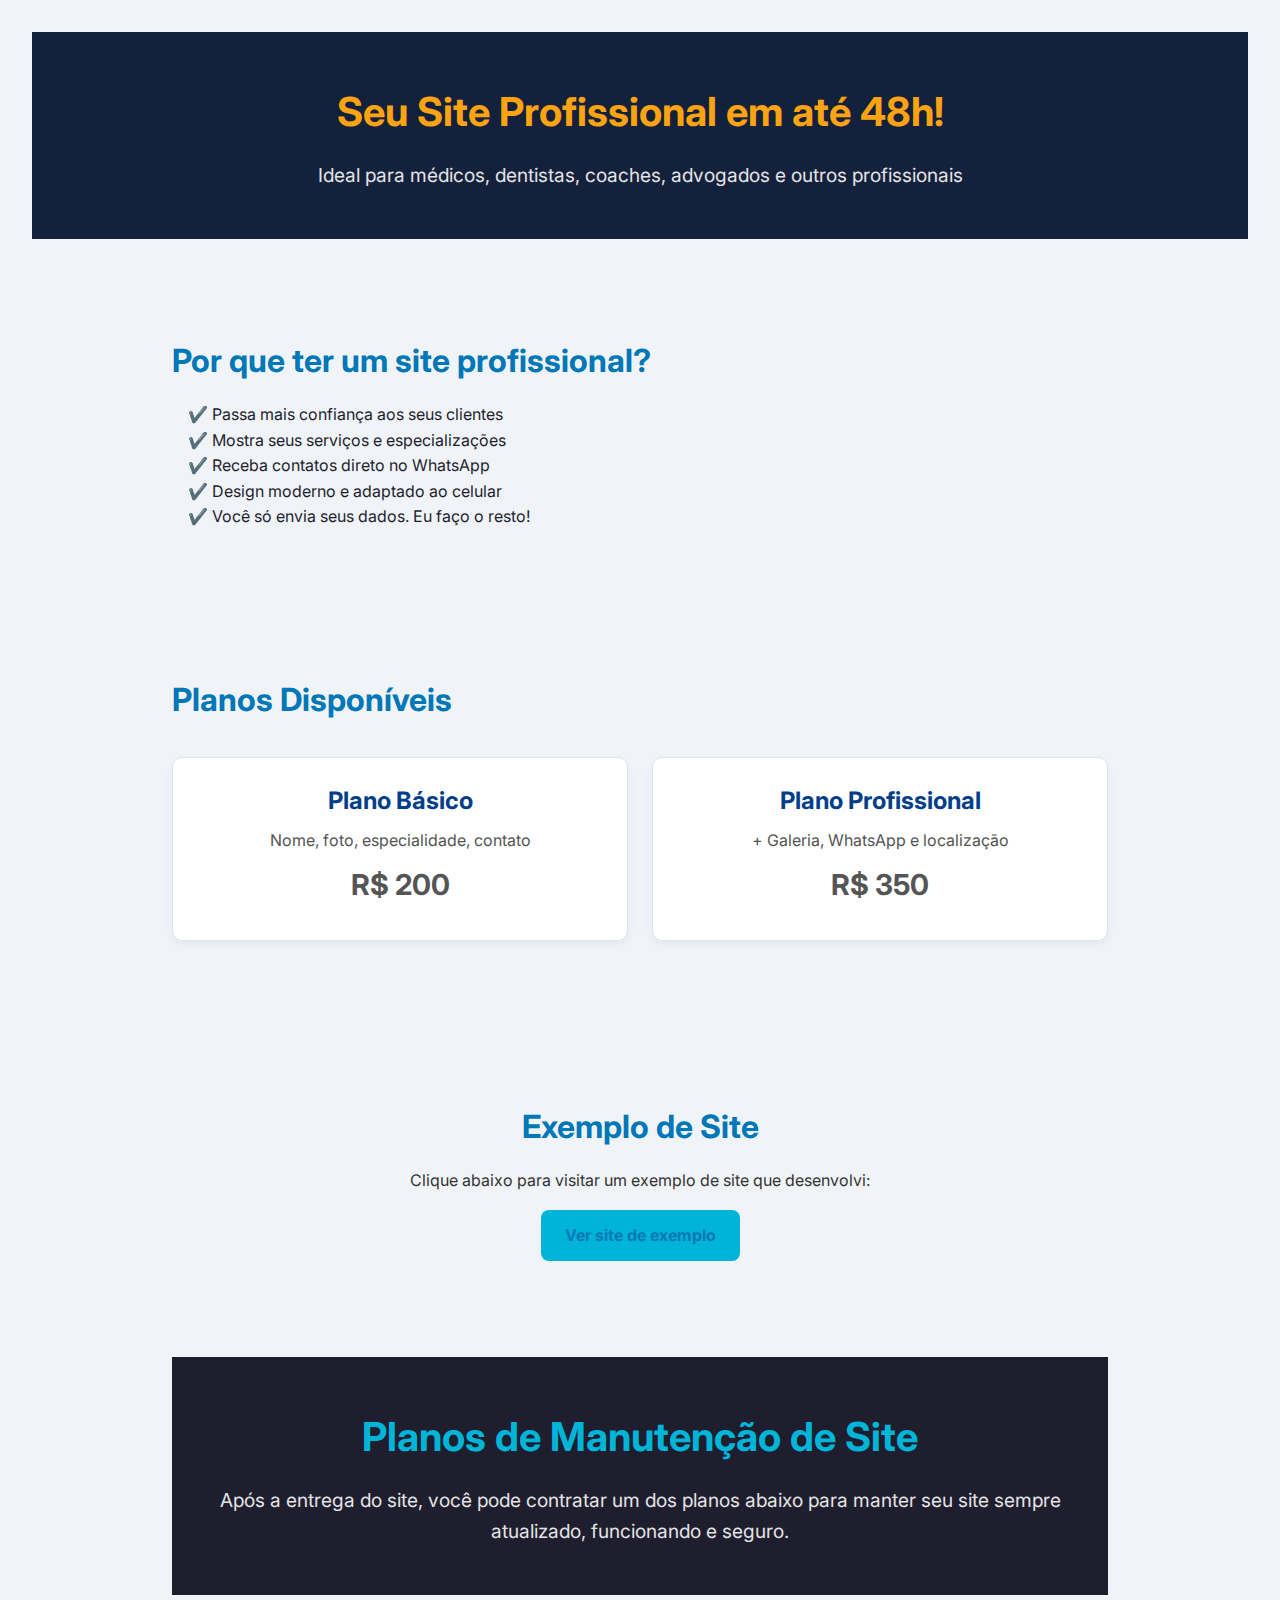
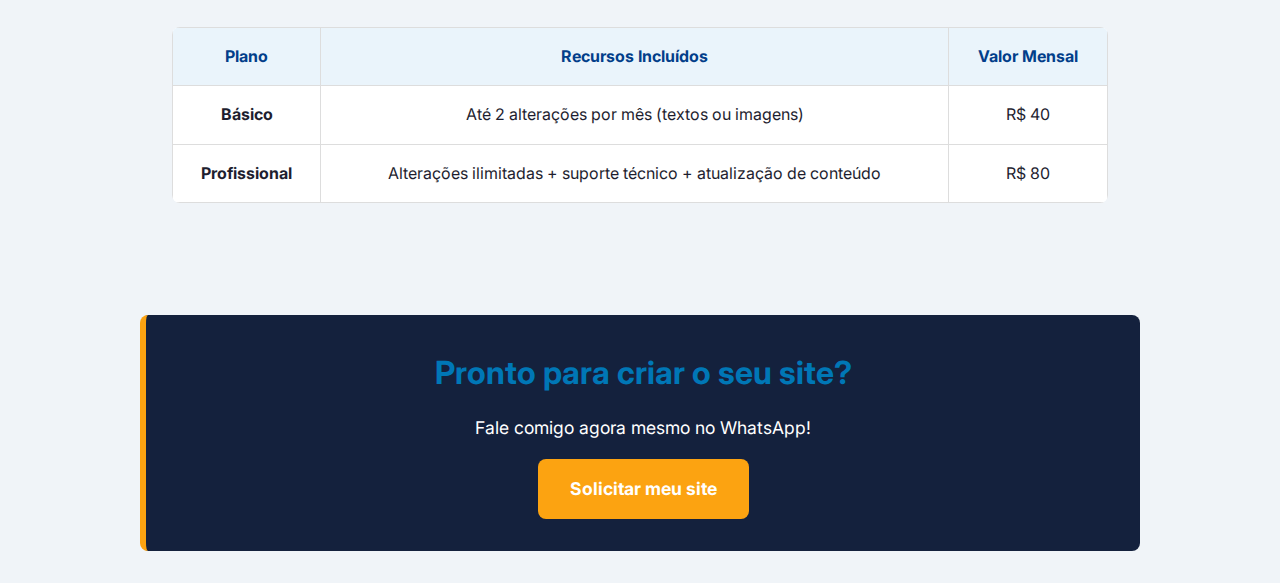
<file: index.html>
<!DOCTYPE html>
<html lang="pt-BR">

<head>
    <meta charset="UTF-8">
    <meta name="viewport" content="width=device-width, initial-scale=1.0">
    <title>Criação de Sites Profissionais</title>
    <link href="https://fonts.googleapis.com/css2?family=Inter:wght@400;700&display=swap" rel="stylesheet">
    <link rel="stylesheet" href="style.css">

</head>

<body>
    <header>
        <h1>Seu Site Profissional em até 48h!</h1>
        <p>Ideal para médicos, dentistas, coaches, advogados e outros profissionais</p>
    </header>

    <section class="benefits">
        <h2>Por que ter um site profissional?</h2>
        <ul>
            <li>Passa mais confiança aos seus clientes</li>
            <li>Mostra seus serviços e especializações</li>
            <li>Receba contatos direto no WhatsApp</li>
            <li>Design moderno e adaptado ao celular</li>
            <li>Você só envia seus dados. Eu faço o resto!</li>
        </ul>
    </section>

    <section class="plans">
        <h2>Planos Disponíveis</h2>
        <div class="plans-grid">
            <div class="plan">
                <h3>Plano Básico</h3>
                <p>Nome, foto, especialidade, contato</p>
                <p class="price">R$ 200</p>
            </div>
            <div class="plan">
                <h3>Plano Profissional</h3>
                <p>+ Galeria, WhatsApp e localização</p>
                <p class="price">R$ 350</p>
            </div>

        </div>
    </section>
    <section class="examples">
        <h2>Exemplo de Site</h2>
        <p class="description">Clique abaixo para visitar um exemplo de site que desenvolvi:</p>
        <a href="pag2.html" target="_blank" class="cta-link">Ver site de exemplo</a>
    </section>
    <section class="manutencao">
        <header>
            <h1>Planos de Manutenção de Site</h1>
            <p>Após a entrega do site, você pode contratar um dos planos abaixo para manter seu site sempre atualizado,
                funcionando e seguro.</p>
        </header>
        <table>
            <thead>
                <tr>
                    <th>Plano</th>
                    <th>Recursos Incluídos</th>
                    <th>Valor Mensal</th>
                </tr>
            </thead>
            <tbody>
                <tr>
                    <td><strong>Básico</strong></td>
                    <td>Até 2 alterações por mês (textos ou imagens)</td>
                    <td>R$ 40</td>
                </tr>
                <tr>
                    <td><strong>Profissional</strong></td>
                    <td>Alterações ilimitadas + suporte técnico + atualização de conteúdo</td>
                    <td>R$ 80</td>
                </tr>

            </tbody>
        </table>
    </section>




    <section class="cta">
        <h2>Pronto para criar o seu site?</h2>
        <p>Fale comigo agora mesmo no WhatsApp!</p>
        <a href="https://wa.me/83981672361" target="_blank">Solicitar meu site</a>
    </section>
</body>

</html>
</file>
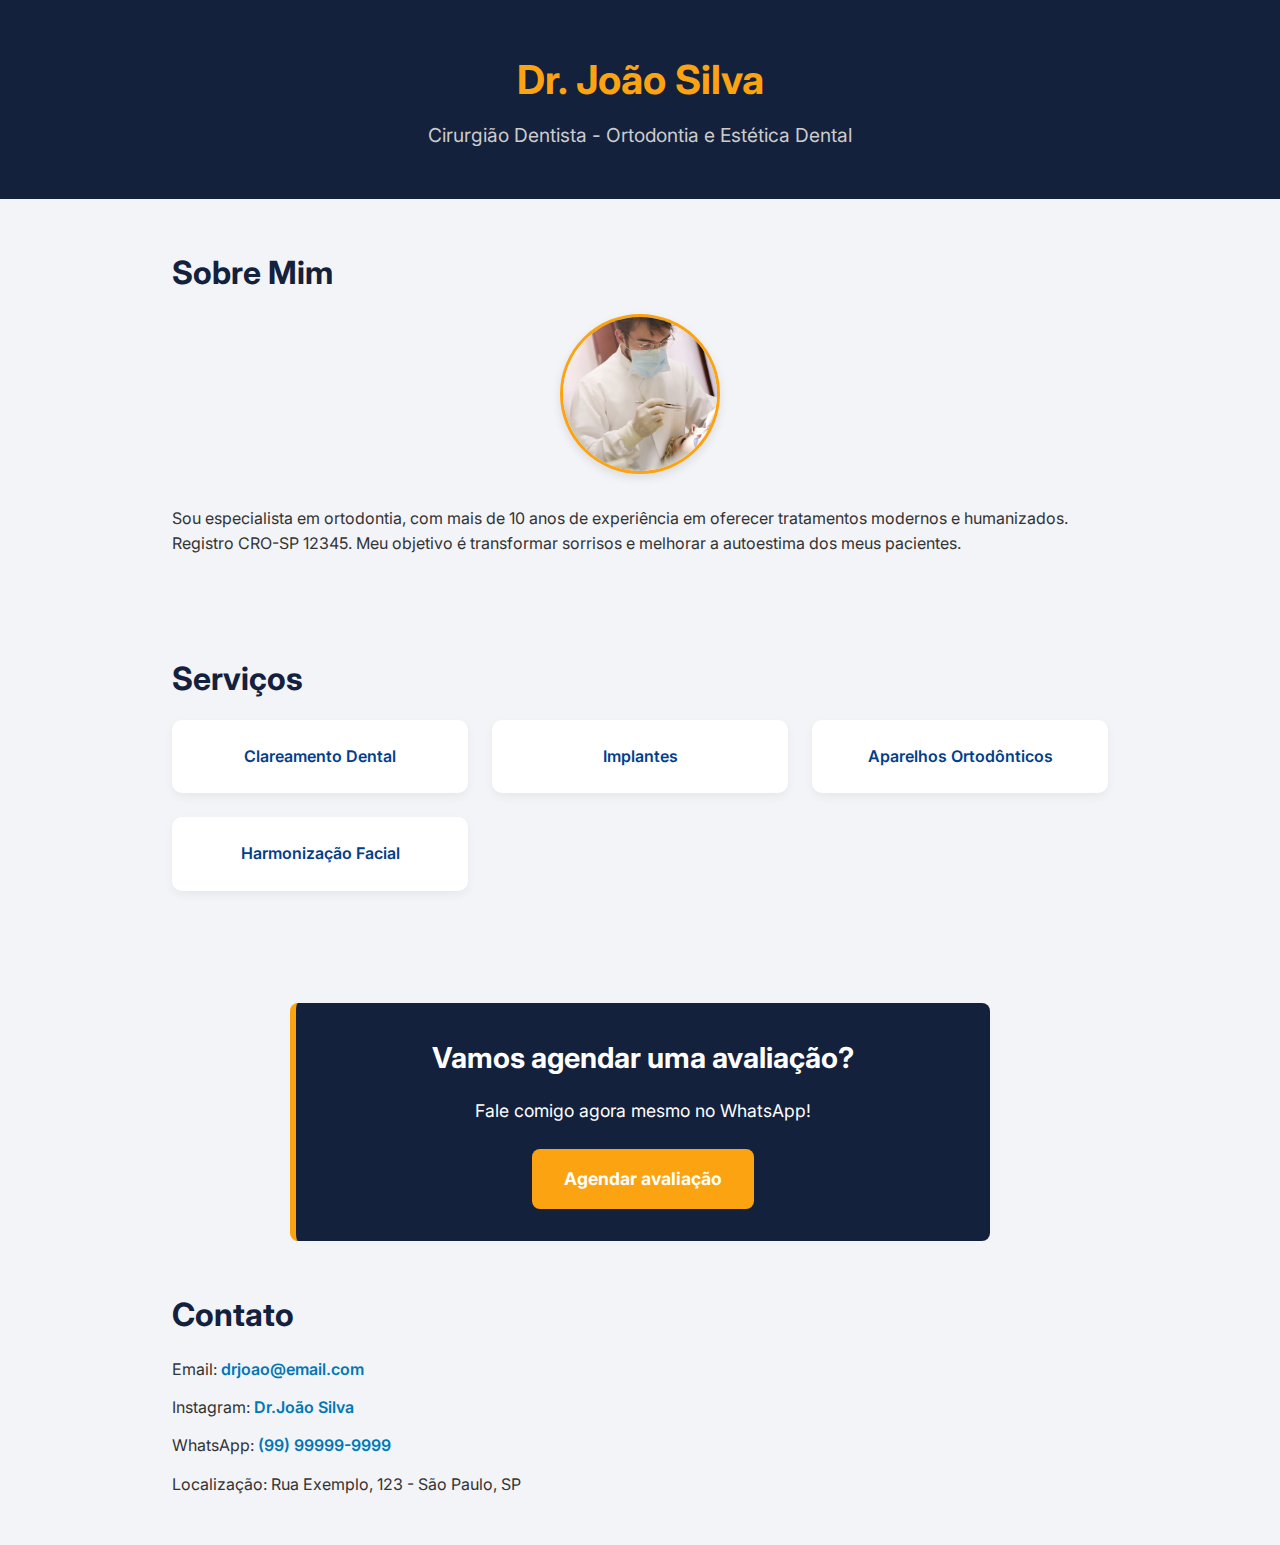
<file: pag2.html>
<!DOCTYPE html>
<html lang="pt-BR">

<head>
    <meta charset="UTF-8" />
    <meta name="viewport" content="width=device-width, initial-scale=1.0" />
    <title>Dr. João Silva - Cirurgião Dentista</title>
    <link href="https://fonts.googleapis.com/css2?family=Inter:wght@400;600&display=swap" rel="stylesheet" />
    <link rel="stylesheet" href="style2.css">
</head>

<body>

    <header>
        <h1>Dr. João Silva</h1>
        <p>Cirurgião Dentista - Ortodontia e Estética Dental</p>
    </header>

    <section class="about">
        <h2>Sobre Mim</h2>
        <!-- FOTO DO CLIENTE -->
        <div class="profile-photo">
            <img src="img/pexels-olly-3779696.jpg" alt="Foto do Dr. João Silva">
        </div>
        <p>Sou especialista em ortodontia, com mais de 10 anos de experiência em oferecer tratamentos modernos e
            humanizados. Registro CRO-SP 12345. Meu objetivo é transformar sorrisos e melhorar a autoestima dos meus
            pacientes.</p>
    </section>

    <section class="services">
        <h2>Serviços</h2>
        <div class="services-grid">
            <div class="service">Clareamento Dental</div>
            <div class="service">Implantes</div>
            <div class="service">Aparelhos Ortodônticos</div>
            <div class="service">Harmonização Facial</div>
        </div>
    </section>
    <section class="cta">
        <h2>Vamos agendar uma avaliação?</h2>
        <p>Fale comigo agora mesmo no WhatsApp!</p>
        <a href="https://wa.me/5583981672361" target="_blank">Agendar avaliação</a>
    </section>

   

    <section class="contact">
        <h2>Contato</h2>
        <div class="contact-info">
            <p>Email: <a href="mailto:drjoao@email.com">drjoao@email.com</a></p>
            <p>Instagram: <a href="#" target="_blank">Dr.João Silva</a></p>
            <p>WhatsApp: <a href="https://wa.me/5599999999999" target="_blank">(99) 99999-9999</a></p>
            <p>Localização: Rua Exemplo, 123 - São Paulo, SP</p>
        </div>
    </section>

</body>

</html>
</file>
<file: style.css>
/* Reset e configuração global */
* {
  margin: 0;
  padding: 0;
  box-sizing: border-box;
}

body {
  font-family: 'Inter', sans-serif;
  background: #f0f4f8;
  color: #1e1e2f;
  padding: 2rem;
  line-height: 1.6;
}

/* Cabeçalho */
header {
  background: #14213d;
  color: #fff;
  padding: 3rem 2rem;
  text-align: center;
}

header h1 {
  font-size: 2.5rem;
  color: #fca311;
}

header p {
  margin-top: 1rem;
  font-size: 1.2rem;
  color: #e5e5e5;
}

/* Seções */
section {
  padding: 3rem 2rem;
  max-width: 1000px;
  margin: auto;
}

h2 {
  color: #0077b6;
  margin-bottom: 1rem;
  font-size: 2rem;
}

/* Benefícios */
.benefits,
.plans,
.examples,
.cta {
  margin-top: 3rem;
}

.benefits ul {
  list-style: none;
  padding-left: 1rem;
}

.benefits li::before {
  content: "✔️ ";
  color: #2a9d8f;
}

/* Planos */
.plans-grid {
  display: grid;
  grid-template-columns: repeat(auto-fit, minmax(250px, 1fr));
  gap: 1.5rem;
  margin-top: 2rem;
}

.plan {
  background: #ffffff;
  border: 1px solid #dce3ea;
  border-radius: 10px;
  padding: 1.5rem;
  text-align: center;
  box-shadow: 0 4px 10px rgba(0, 0, 0, 0.05);
  transition: transform 0.3s ease;
}

.plan:hover {
  transform: translateY(-5px);
}

.plan h3 {
  font-size: 1.5rem;
  margin-bottom: 0.5rem;
  color: #023e8a;
}

.plan p {
  margin: 0.5rem 0;
  color: #555;
}

.price {
  font-size: 1.8rem;
  font-weight: bold;
  color: #38b000;
}

/* Exemplos */
.examples {
  text-align: center;
  margin-top: 4rem;
}

.examples .mockup {
  display: flex;
  flex-wrap: wrap;
  justify-content: center;
  gap: 1.5rem;
}

.examples .mockup img {
  width: 100%;
  max-width: 300px;
  border-radius: 10px;
  box-shadow: 0 0 10px rgba(0, 0, 0, 0.08);
}

.examples .description {
  margin-top: 1rem;
  font-size: 1rem;
  color: #333;
}

.examples a {
  display: inline-block;
  margin-top: 1rem;
  color: #0077b6;
  font-weight: bold;
  text-decoration: none;
  transition: 0.3s;
}

.examples a:hover {
  text-decoration: underline;
  color: #023e8a;
}

/* Seção Manutenção */
.manutencao h1 {
  color: #00b4d8;
}

.manutencao header {
  background-color: #1e1e2f;
}

/* CTA */
.cta {
  text-align: center;
  margin-top: 4rem;
  padding: 2rem;
  background: #14213d;
  border-left: 6px solid #fca311;
  border-radius: 8px;
}

.cta p {
  color: white;
  margin-bottom: 1rem;
  font-size: 1.1rem;
}

.cta a {
  display: inline-block;
  padding: 1rem 2rem;
  background: #fca311;
  color: #fff;
  text-decoration: none;
  font-weight: bold;
  border-radius: 8px;
  font-size: 1.1rem;
  transition: background 0.3s;
}

.cta a:hover {
  background: #e29500;
}

/* Link alternativo */
.cta-link {
  display: inline-block;
  margin-top: 1rem;
  padding: 0.8rem 1.5rem;
  background-color: #00b4d8;
  color: #fff;
  text-decoration: none;
  border-radius: 8px;
  font-weight: bold;
  transition: 0.3s;
}

.cta-link:hover {
  background-color: #0096c7;
}

/* Tabelas */
table {
  width: 100%;
  border-collapse: collapse;
  margin-top: 2rem;
  background: #fff;
  border-radius: 8px;
  overflow: hidden;
}

th,
td {
  padding: 1rem;
  border: 1px solid #ddd;
  text-align: center;
  font-size: 1rem;
}

th {
  background: #eaf4fb;
  color: #023e8a;
}

/* Responsividade */
@media (max-width: 1024px) {
  body {
    padding: 1.5rem;
  }

  .plan {
    padding: 1rem;
  }

  .cta a {
    padding: 0.9rem 1.8rem;
  }
}

@media (max-width: 768px) {
  header h1 {
    font-size: 2rem;
  }

  header p {
    font-size: 1rem;
  }

  h2 {
    font-size: 1.5rem;
  }

  .plan h3 {
    font-size: 1.3rem;
  }

  .price {
    font-size: 1.5rem;
  }

  .cta a {
    font-size: 1rem;
    padding: 0.8rem 1.5rem;
  }

  td,
  th {
    font-size: 0.9rem;
    padding: 0.7rem;
  }
}

@media (max-width: 480px) {
  header h1 {
    font-size: 1.7rem;
  }

  .examples .mockup {
    flex-direction: column;
  }

  .examples img {
    max-width: 90%;
  }

  section {
    padding: 2rem 1rem;
  }
}
</file>
<file: style2.css>
/* Reset e configuração global */
* {
  margin: 0;
  padding: 0;
  box-sizing: border-box;
}

body {
  font-family: 'Inter', sans-serif;
  background-color: #f2f4f8;
  color: #1e1e2f;
  line-height: 1.6;
}

/* Cabeçalho */
header {
  background: #14213d;
  color: #fff;
  padding: 3rem 2rem;
  text-align: center;
}

header h1 {
  font-size: 2.5rem;
  color: #fca311;
}

header p {
  margin-top: 0.5rem;
  font-size: 1.2rem;
  color: #ccc;
}

/* Estrutura das seções */
section {
  padding: 3rem 2rem;
  max-width: 1000px;
  margin: auto;
}

h2 {
  color: #14213d;
  font-size: 2rem;
  margin-bottom: 1rem;
}

/* Textos */
.about p,
.services p,
.gallery p,
.testimonial p,
.contact p {
  font-size: 1rem;
  color: #333;
}

/* Foto de perfil */
.profile-photo {
  text-align: center;
  margin-bottom: 1.5rem;
}

.profile-photo img {
  width: 160px;
  height: 160px;
  object-fit: cover;
  border-radius: 50%;
  border: 3px solid #fca311;
  box-shadow: 0 4px 10px rgba(0, 0, 0, 0.1);
}

/* Serviços */
.services-grid {
  display: grid;
  grid-template-columns: repeat(auto-fit, minmax(220px, 1fr));
  gap: 1.5rem;
  margin-top: 1rem;
}

.service {
  background: #ffffff;
  padding: 1.5rem;
  border-radius: 10px;
  text-align: center;
  box-shadow: 0 4px 10px rgba(0, 0, 0, 0.05);
  font-weight: 600;
  font-size: 1rem;
  color: #023e8a;
}

/* Galeria */
.gallery-grid {
  display: grid;
  grid-template-columns: repeat(auto-fit, minmax(150px, 1fr));
  gap: 1rem;
  margin-top: 1rem;
}

.gallery-grid img {
  width: 100%;
  border-radius: 8px;
  box-shadow: 0 2px 6px rgba(0, 0, 0, 0.1);
}

/* Depoimentos */
.testimonial-box {
  background: #ffffff;
  padding: 2rem;
  border-left: 5px solid #fca311;
  border-radius: 8px;
  margin-top: 1rem;
  box-shadow: 0 4px 10px rgba(0, 0, 0, 0.05);
}

.testimonial-box p {
  font-style: italic;
  color: #555;
  margin-bottom: 1rem;
}

.testimonial-box strong {
  color: #1e1e2f;
}

/* CTA - Chamada para Ação */
.cta {
  width: 100%;
  max-width: 700px;
  margin: 4rem auto 0 auto;
  padding: 2rem;
  background: #14213d;
  border-left: 6px solid #fca311;
  border-radius: 8px;
  text-align: center;
}

.cta h2 {
  color: #ffffff;
  font-size: 1.8rem;
  margin-bottom: 1rem;
}

.cta p {
  color: #ffffff;
  font-size: 1.1rem;
  margin-bottom: 1.5rem;
}

.cta a {
  display: inline-block;
  padding: 1rem 2rem;
  background: #fca311;
  color: #fff;
  text-decoration: none;
  font-weight: bold;
  border-radius: 8px;
  font-size: 1.1rem;
  transition: background 0.3s ease;
}

.cta a:hover {
  background: #e29500;
}

/* Link alternativo */
.cta-link {
  display: inline-block;
  margin-top: 1rem;
  padding: 0.8rem 1.5rem;
  background-color: #00b4d8;
  color: #fff;
  text-decoration: none;
  border-radius: 8px;
  font-weight: bold;
  transition: background 0.3s ease;
}

.cta-link:hover {
  background-color: #0096c7;
}

/* Contato */
.contact-info {
  display: flex;
  flex-direction: column;
  gap: 0.8rem;
  font-size: 1rem;
}

.contact-info a {
  color: #0077b6;
  text-decoration: none;
  font-weight: 600;
}

.contact-info a:hover {
  text-decoration: underline;
}

/* Responsividade */
@media (max-width: 768px) {
  header h1 {
    font-size: 2rem;
  }

  h2 {
    font-size: 1.6rem;
  }

  section {
    padding: 2rem 1rem;
  }

  .service {
    font-size: 0.95rem;
  }

  .testimonial-box {
    padding: 1.5rem;
  }

  .cta {
    padding: 1.5rem;
  }

  .cta h2 {
    font-size: 1.5rem;
  }

  .cta p {
    font-size: 1rem;
  }

  .cta a {
    font-size: 1rem;
    padding: 0.9rem 1.6rem;
  }
}

@media (max-width: 480px) {
  header {
    padding: 2rem 1rem;
  }

  header h1 {
    font-size: 1.8rem;
  }

  header p {
    font-size: 1rem;
  }

  .profile-photo img {
    width: 120px;
    height: 120px;
  }

  .cta {
    padding: 1.2rem;
  }

  .cta h2 {
    font-size: 1.3rem;
  }

  .cta a {
    font-size: 0.95rem;
    padding: 0.8rem 1.4rem;
  }
}
</file>
